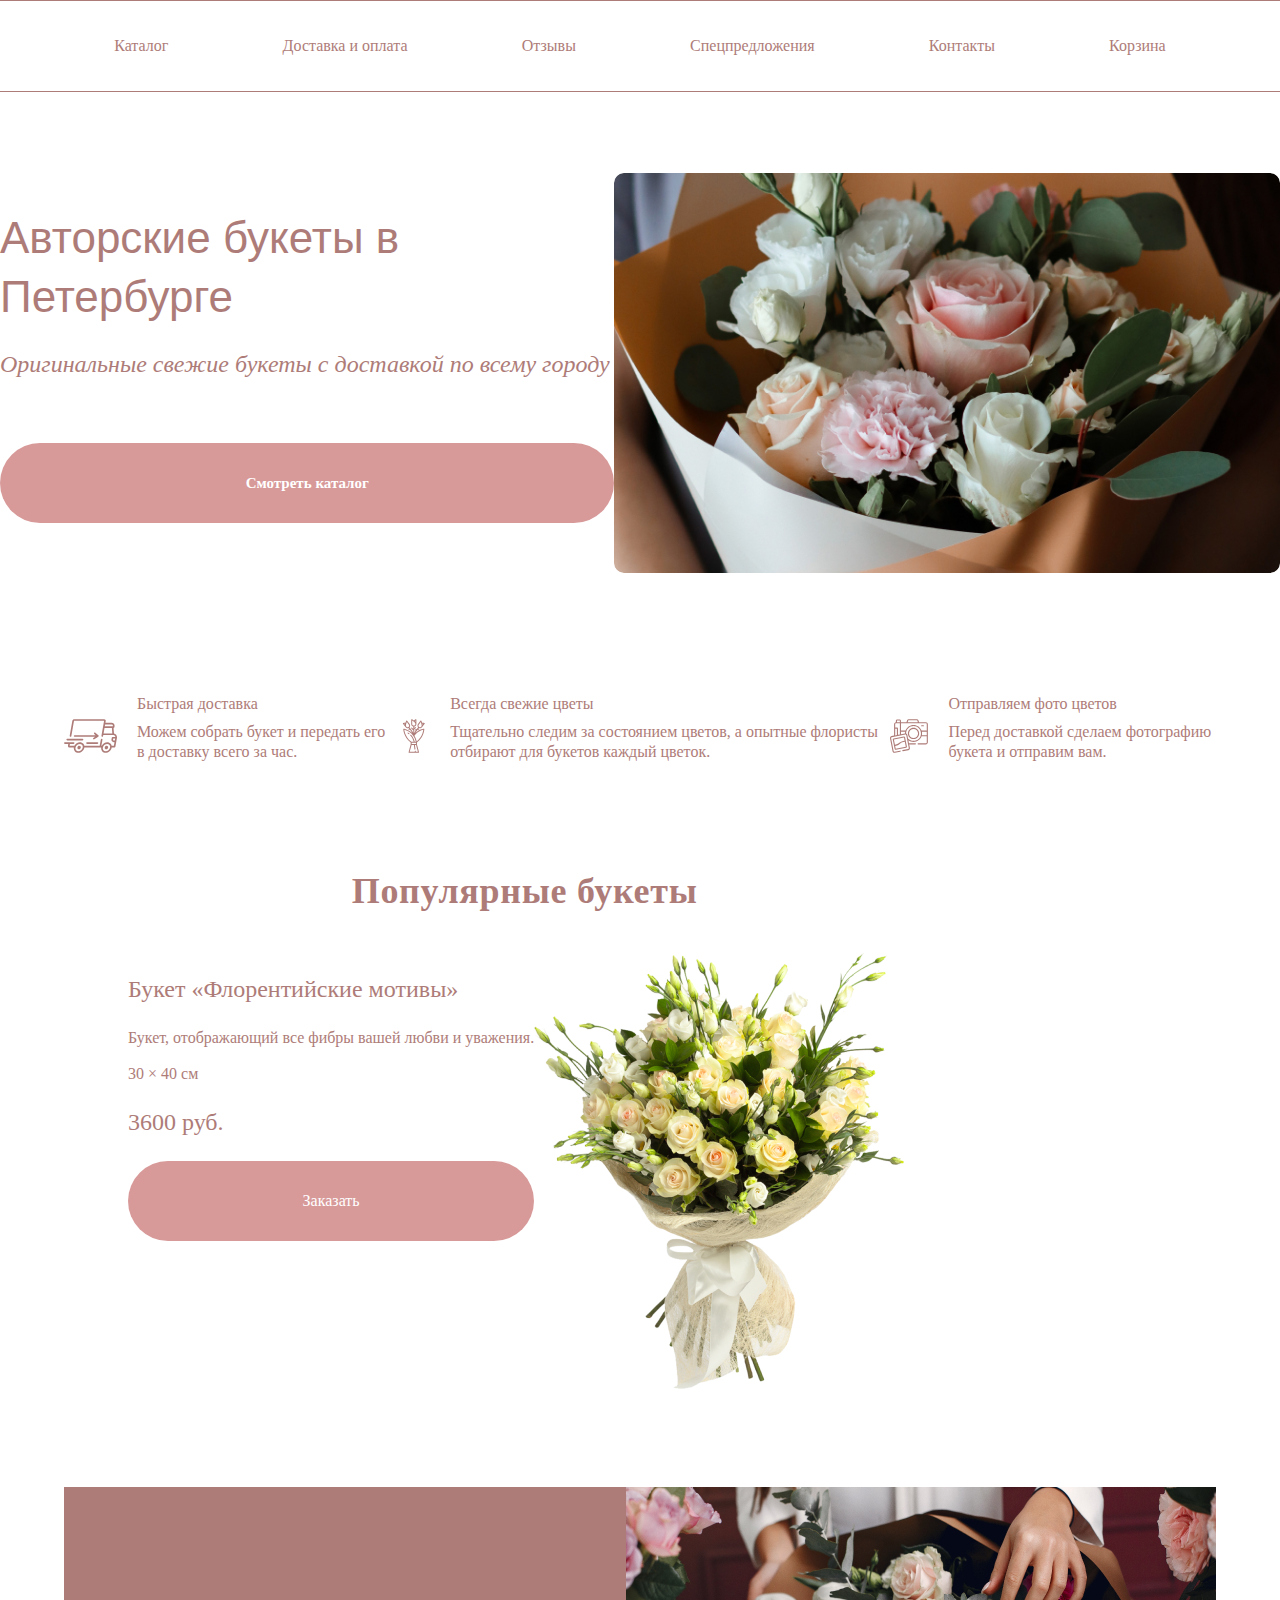
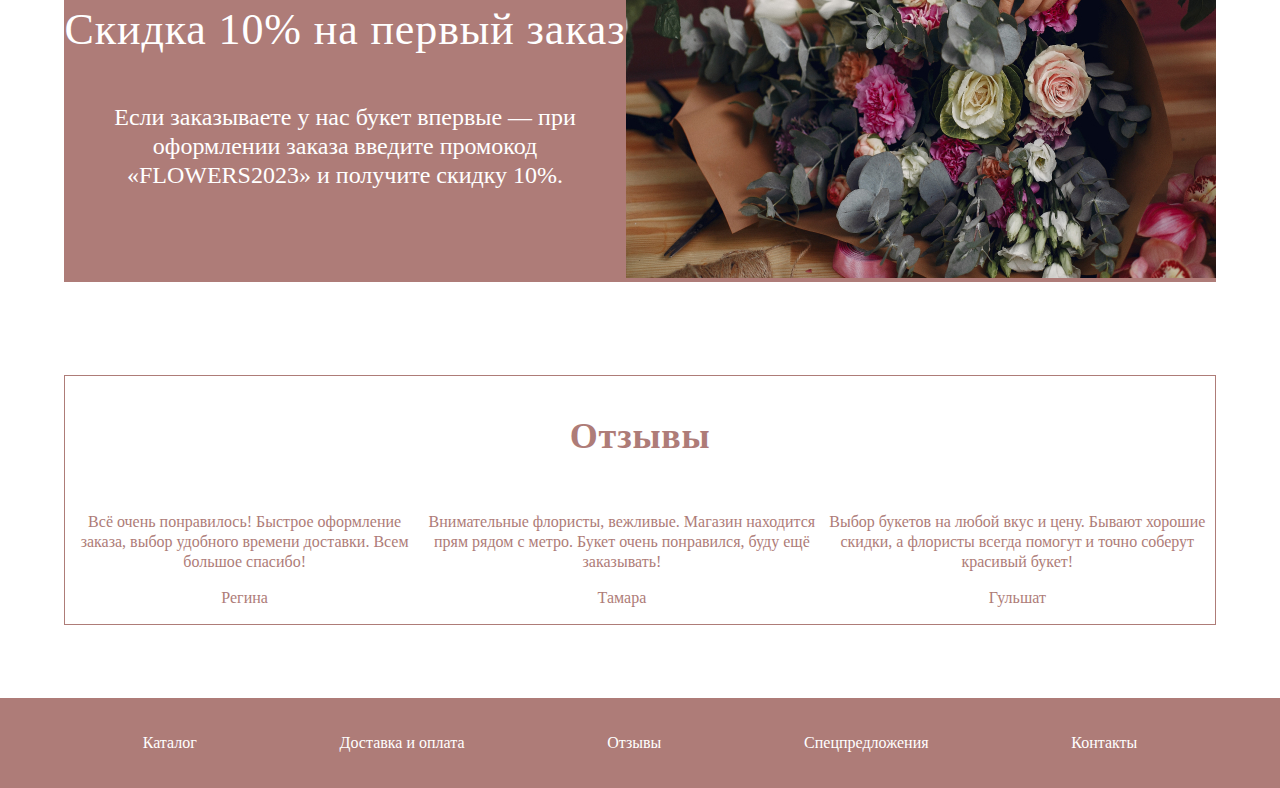
<file: №1-2/index.html>
<!DOCTYPE html>
<html lang="en">
<head>
    <meta charset="UTF-8">
    <meta name="viewport"
          content="width=device-width, user-scalable=no, initial-scale=1.0, maximum-scale=1.0, minimum-scale=1.0">
    <meta http-equiv="X-UA-Compatible" content="ie=edge">
    <title>Магазин цветов</title>
    <link rel="stylesheet" type="text/css" href="css/style.css">
    <link rel="stylesheet" media="screen and (max-width: 1200px)" type="text/css" href="css/tablet.css">
    <link rel="stylesheet" media="screen and (max-width: 650px)" type="text/css" href="css/mobile.css">

</head>
<body class="containermain">
<div class="container1 nav">
    <div><a href="#" id="nav1">Каталог</a></div>
    <div><a href="#" id="nav2">Доставка и оплата</a></div>
    <div><a href="#" id="nav3">Отзывы</a></div>
    <div><a href="#" id="nav4">Спецпредложения</a></div>
    <div><a href="#" id="nav5">Контакты</a></div>
    <div><a href="#" id="nav6">Корзина</a></div>
</div>
<div class="container2 info">
    <div>
        <div><p id="info1">Авторские букеты в Петербурге</p></div>
        <div><p id="info2"><i>Оригинальные свежие букеты с доставкой по всему городу</i></p></div>
        <div class="oval">
            <a href="#" id="link1"><strong>Смотреть каталог</strong></a>
        </div>
    </div>
    <div>
        <img id="picture1" src="images/img1.jpg" >
    </div>
</div>
<div class="main">
    <div class="container31">
        <div class="container3">
            <svg width="82" height="52" viewBox="0 0 82 52" fill="none" xmlns="http://www.w3.org/2000/svg">
                <path d="M80.6664 24.0056C79.8139 22.987 78.651 22.3251 77.3179 22.0776L76.6917 13.5574C77.3094 13.5515 77.8362 13.1054 77.9438 12.4942L78.1853 11.1213C78.4441 9.64958 78.0831 8.19685 77.1947 7.13571C76.3075 6.0757 75.0084 5.49175 73.5368 5.49175H64.1109L64.5698 2.88347C64.7 2.14266 64.5113 1.40296 64.0523 0.854493C63.5978 0.311484 62.9144 0 62.1773 0H15.7792C14.4072 0 13.1442 1.07012 12.9038 2.43664L8.79883 25.7766C8.67583 26.4766 9.14205 27.1442 9.84033 27.2675C9.9156 27.2809 9.99055 27.2873 10.0647 27.2873C10.676 27.2873 11.2178 26.8478 11.3275 26.2234L15.4327 2.88347C15.4597 2.72982 15.657 2.57408 15.7791 2.57408L62.0166 2.57424L57.9356 25.7766C57.8124 26.4766 58.2787 27.1442 58.9771 27.2675C59.6746 27.3907 60.3413 26.9235 60.4643 26.2234L60.7603 24.5409H76.1138C76.1143 24.5409 76.115 24.5409 76.1156 24.5409C76.1162 24.5409 76.1169 24.5409 76.1174 24.5409C77.1786 24.5411 78.0954 24.9385 78.6994 25.6599C79.115 26.1565 79.3575 26.7746 79.4158 27.4584H75.151C74.5278 27.4584 73.9948 27.9069 73.8865 28.5221L73.4037 31.268C73.2091 32.3743 73.4839 33.4704 74.1575 34.2753C74.8219 35.0692 75.8304 35.5244 76.9241 35.5244H78.1329L77.1368 41.1878H73.747C73.5239 40.0551 73.0356 39.0132 72.2955 38.1293C70.9824 36.5602 69.05 35.6962 66.8547 35.6962C63.3346 35.6962 59.9385 38.0051 58.3486 41.188H57.8325L59.4986 31.7152C59.6216 31.0151 59.1555 30.3475 58.4571 30.2242C57.7591 30.1006 57.0929 30.5681 56.9699 31.2683L55.2251 41.1881H31.4576C31.2345 40.0554 30.7462 39.0137 30.0061 38.1297C28.6928 36.5605 26.7605 35.6965 24.5651 35.6965C21.045 35.6965 17.6489 38.0054 16.059 41.1883L8.69537 41.1881L9.20851 38.2708H14.9788C15.6878 38.2708 16.2628 37.6945 16.2628 36.9836C16.2628 36.2728 15.688 35.6964 14.9788 35.6964H1.28397C0.574961 35.6964 0 36.2726 0 36.9836C0 37.6944 0.574801 38.2708 1.28397 38.2708H6.60133L6.14248 40.8791C6.01227 41.6199 6.20093 42.3596 6.65994 42.908C7.11447 43.451 7.79785 43.7625 8.53489 43.7625H15.2253C14.8772 45.946 15.4003 48.0029 16.7096 49.5669C18.0229 51.136 19.9552 52 22.1506 52C26.5203 52 30.7009 48.4435 31.4698 44.0716C31.4879 43.968 31.5021 43.8651 31.5165 43.7624H57.5149C57.1667 45.9456 57.6898 48.0026 58.9992 49.5667C60.3125 51.1359 62.2448 51.9998 64.4402 51.9998C68.8099 51.9998 72.9905 48.4433 73.7594 44.0714C73.7775 43.9679 73.7917 43.865 73.8061 43.7622H78.2144C78.8376 43.7622 79.3706 43.3138 79.4789 42.6985L81.8937 28.9691C82.2214 27.1055 81.7856 25.3428 80.6664 24.0056ZM61.2134 21.9672L62.6924 13.5579H74.1173L74.7354 21.9672H61.2134ZM75.6564 10.6744L75.602 10.9837H63.145L63.6582 8.06615H73.5368C74.2362 8.06615 74.8367 8.32337 75.2275 8.79043C75.6327 9.27435 75.7852 9.94324 75.6564 10.6744ZM28.9411 43.6249C28.3786 46.8237 25.3323 49.4259 22.1506 49.4259C20.7274 49.4259 19.4936 48.8884 18.6766 47.9125C17.8361 46.9082 17.5158 45.5444 17.7748 44.0721C18.3374 40.8733 21.3836 38.2711 24.5653 38.2711C25.9884 38.2711 27.2223 38.8087 28.0392 39.7847C28.8797 40.7887 29.2 42.1526 28.9411 43.6249ZM71.2305 43.6249C70.6679 46.8237 67.6217 49.4259 64.44 49.4259C63.0169 49.4259 61.783 48.8884 60.9661 47.9123C60.1256 46.908 59.8053 45.5443 60.0642 44.0719C60.6267 40.8731 63.673 38.2709 66.8547 38.2709C68.2777 38.2709 69.5117 38.8085 70.3287 39.7845C71.1692 40.7887 71.4895 42.1526 71.2305 43.6249ZM78.5857 32.9508H76.9241V32.9507C76.5815 32.9507 76.3051 32.8367 76.1246 32.6212C75.9373 32.3974 75.869 32.0758 75.9324 31.7156L76.2283 30.0335H79.0988L78.5857 32.9508Z" fill="#AE7C78"/>
                <path d="M25.4749 42.0428C25.0204 41.4998 24.337 41.1883 23.5998 41.1883C22.2278 41.1883 20.9648 42.2584 20.7244 43.6249C20.5942 44.3658 20.7828 45.1054 21.2418 45.6539C21.6964 46.1969 22.3798 46.5084 23.1168 46.5084C24.4889 46.5084 25.7518 45.4381 25.9922 44.0719C26.1226 43.331 25.9341 42.5914 25.4749 42.0428Z" fill="#AE7C78"/>
                <path d="M67.7637 42.0428C67.309 41.4998 66.6256 41.1883 65.8888 41.1883C64.5167 41.1883 63.2537 42.2584 63.0135 43.6248C62.8833 44.3658 63.0716 45.1053 63.5308 45.6539C63.9853 46.1969 64.6687 46.5084 65.4057 46.5084C66.7778 46.5084 68.0408 45.4381 68.2812 44.0719C68.4116 43.331 68.2229 42.5914 67.7637 42.0428Z" fill="#AE7C78"/>
                <path d="M51.7904 35.6965H35.5213C34.8123 35.6965 34.2373 36.2728 34.2373 36.9837C34.2373 37.6945 34.8121 38.2709 35.5213 38.2709H51.7904C52.4995 38.2709 53.0744 37.6947 53.0744 36.9837C53.0743 36.2728 52.4995 35.6965 51.7904 35.6965Z" fill="#AE7C78"/>
                <path d="M28.6739 30.2048H4.98905C4.28004 30.2048 3.70508 30.781 3.70508 31.492C3.70508 32.2028 4.27972 32.7792 4.98905 32.7792H28.6739C29.3829 32.7792 29.9579 32.2029 29.9579 31.492C29.9579 30.781 29.3831 30.2048 28.6739 30.2048Z" fill="#AE7C78"/>
                <path d="M53.1919 25.0263L48.4385 20.9075C47.9019 20.4428 47.0912 20.5017 46.6274 21.0396C46.1636 21.5775 46.2227 22.3902 46.7592 22.8552L48.9034 24.7132H16.3479C15.6389 24.7132 15.064 25.2894 15.064 26.0004C15.064 26.7112 15.6388 27.2876 16.3479 27.2876H48.0892L45.441 29.0463C44.8497 29.4388 44.6881 30.2375 45.0797 30.8302C45.3266 31.2041 45.735 31.4066 46.1511 31.4066C46.3946 31.4066 46.6409 31.3372 46.859 31.1922L53.0614 27.0734C53.3964 26.8512 53.608 26.4845 53.6336 26.0824C53.6592 25.6802 53.4959 25.2894 53.1919 25.0263Z" fill="#AE7C78"/>
            </svg>
            <div>
                <p id="truck1">Быстрая доставка</p>
                <p id="truck2">Можем собрать букет и передать его в доставку всего за час.</p>
            </div>
        </div>
        <div class="container3">
            <svg width="52" height="52" viewBox="0 0 52 52" fill="none" xmlns="http://www.w3.org/2000/svg">
                <path d="M35.7022 13.8987C35.9137 13.8987 36.127 13.8819 36.34 13.8482C37.4001 13.6801 38.3312 13.1092 38.9619 12.2408L42.7893 6.9709C42.9444 6.75732 42.9779 6.47863 42.8777 6.23437C42.7776 5.99012 42.5581 5.81512 42.2977 5.77186C42.2299 5.76059 40.7288 5.51409 38.8959 5.49378C38.3089 3.75767 37.6114 2.407 37.5792 2.34484C37.4576 2.11054 37.2233 1.95596 36.96 1.93636C36.6971 1.91625 36.442 2.03467 36.287 2.24836L32.4596 7.51822C31.8289 8.38668 31.5741 9.44872 31.7421 10.5088C31.8666 11.2938 32.2124 12.0077 32.7358 12.5816C32.1564 13.2701 31.1363 14.523 30.0179 16.0822V15.4161C30.0179 14.9954 29.6769 14.6544 29.2562 14.6544C28.8355 14.6544 28.4945 14.9954 28.4945 15.4161V18.3265C27.8832 19.2834 27.2878 20.2952 26.7614 21.3223V17.0447C26.7614 17.0446 26.7614 17.0444 26.7614 17.0442V15.7317L28.9808 13.5123C29.2782 13.2149 29.2782 12.7325 28.9808 12.4352C28.6833 12.1377 28.201 12.1377 27.9036 12.4352L26.7612 13.5772V11.2197C28.6137 10.8626 30.0177 9.22995 30.0177 7.27478V0.761688C30.0177 0.497728 29.881 0.252557 29.6565 0.113721C29.4319 -0.0251148 29.1516 -0.0377085 28.9154 0.0804085C28.8538 0.111182 27.4955 0.794391 25.9996 1.8546C24.5044 0.794798 23.1462 0.11169 23.0837 0.0804085C22.8474 -0.0377085 22.567 -0.0250132 22.3426 0.113721C22.118 0.252557 21.9813 0.497728 21.9813 0.761688V7.27478C21.9813 9.22995 23.3853 10.8627 25.2378 11.2197V15.2055L23.2816 13.2493C22.9841 12.9518 22.5018 12.9518 22.2044 13.2493C21.907 13.5468 21.907 14.0291 22.2044 14.3265L25.2379 17.3599V21.3223C23.295 17.5318 20.4125 13.9468 19.2635 12.5816C19.7869 12.0077 20.1328 11.2938 20.2572 10.5088C20.4253 9.44872 20.1704 8.38668 19.5397 7.51822L15.7124 2.24836C15.5573 2.03467 15.3023 1.91635 15.0393 1.93636C14.7761 1.95596 14.5418 2.11054 14.4201 2.34484C14.3876 2.407 13.6902 3.75778 13.1032 5.49388C11.2711 5.5144 9.76934 5.76059 9.7014 5.77186C9.44099 5.81512 9.22142 5.99012 9.12138 6.23437C9.02124 6.47863 9.05475 6.75732 9.20984 6.9709L13.0372 12.2408C13.6679 13.1092 14.599 13.68 15.6591 13.8482C15.8722 13.882 16.0853 13.8987 16.297 13.8987C16.9028 13.8987 17.4959 13.7612 18.0397 13.4964C18.275 13.7764 18.6001 14.17 18.9849 14.6545H18.3161C17.8954 14.6545 17.5544 14.9955 17.5544 15.4162C17.5544 15.8369 17.8954 16.1779 18.3161 16.1779H20.156C21.2689 17.6745 22.5587 19.5575 23.6074 21.5003C22.3685 20.2829 20.9917 19.1905 19.4882 18.2337C14.9267 15.3308 10.8167 14.6888 10.6439 14.6629C10.4248 14.6301 10.2019 14.6944 10.0339 14.839C9.86583 14.9838 9.76924 15.1945 9.76924 15.4162C9.76924 15.538 9.786 18.4448 11.2387 22.492C12.5506 26.1465 15.3373 31.4531 21.1672 36.135V38.9264L17.9364 51.0419C17.8753 51.2705 17.9241 51.5146 18.0683 51.7023C18.2124 51.89 18.4357 52 18.6723 52H33.3267C33.5634 52 33.7866 51.89 33.9307 51.7023C34.0749 51.5146 34.1237 51.2707 34.0626 51.0419L30.8318 38.9264V36.135C36.6616 31.4531 39.4484 26.1465 40.7603 22.492C42.2131 18.4448 42.2298 15.538 42.2298 15.4162C42.2298 15.1945 42.1331 14.9838 41.9651 14.839C41.7971 14.6943 41.5746 14.6299 41.355 14.6629C41.2542 14.6781 38.8475 15.0503 35.679 16.5086C33.6029 17.4641 30.9077 19.0372 28.3851 21.5131C29.4352 19.5663 30.7283 17.678 31.8436 16.1779H33.6828C34.1035 16.1779 34.4445 15.8369 34.4445 15.4162C34.4445 14.9955 34.1035 14.6545 33.6828 14.6545H33.0145C33.3992 14.1701 33.7241 13.7765 33.9594 13.4965C34.5033 13.7612 35.0963 13.8987 35.7022 13.8987ZM40.7966 7.12213L39.6464 8.70579C39.5922 8.18447 39.4936 7.62629 39.3466 7.02849C39.883 7.04677 40.3799 7.08283 40.7966 7.12213ZM12.3526 8.70579L11.2022 7.12183C11.6185 7.08252 12.1153 7.04667 12.6524 7.02859C12.5054 7.62639 12.4068 8.18447 12.3526 8.70579ZM17.7545 11.8981C17.2152 12.2897 16.5558 12.448 15.8976 12.3435C15.2395 12.2391 14.6614 11.8848 14.2698 11.3456C13.1775 9.84166 14.3361 6.28759 15.2383 4.1882L18.307 8.41339C19.1153 9.52641 18.8675 11.0897 17.7545 11.8981ZM28.4943 2.05488V4.00904C28.1446 3.62016 27.7352 3.22732 27.2662 2.83112C27.7108 2.5307 28.1339 2.26796 28.4943 2.05488ZM23.5047 7.27478V2.05275C25.4685 3.22132 28.4944 5.41598 28.4944 7.27478C28.4944 8.65044 27.3752 9.76955 25.9996 9.76955C24.6241 9.76955 23.5047 8.65044 23.5047 7.27478ZM12.6961 22.0424C11.7947 19.5518 11.4721 17.4989 11.3567 16.3671C12.7772 16.7132 15.6308 17.5847 18.6704 19.5189C21.1884 21.1214 23.3268 23.1266 25.0257 25.4792C26.9914 28.2009 28.373 31.4033 29.1418 35.0079H27.3677C26.3936 30.7348 24.4765 27.0973 21.6624 24.1897C21.3699 23.8873 20.8877 23.8794 20.5853 24.1721C20.283 24.4646 20.2752 24.9469 20.5678 25.2492C23.1107 27.8766 24.8678 31.1567 25.8017 35.0079H22.1965C16.6169 30.5533 13.9505 25.5089 12.6961 22.0424ZM29.3084 36.5312V38.2644H22.6905V36.5312H29.3084ZM32.3353 50.4764H29.1088L28.98 49.5095C28.9244 49.0925 28.5413 48.7993 28.1243 48.8551C27.7073 48.9107 27.4144 49.2937 27.4699 49.7108L27.572 50.4763H19.6638L22.5141 39.7877H26.1468L27.0356 46.4542C27.0866 46.8371 27.4138 47.1153 27.7898 47.1153C27.8233 47.1153 27.8572 47.1131 27.8913 47.1085C28.3083 47.053 28.6012 46.6699 28.5457 46.2529L27.6836 39.7877H29.4849L32.3353 50.4764ZM36.2676 17.9149C38.1088 17.0627 39.6939 16.5988 40.6422 16.3677C40.5267 17.4998 40.204 19.5523 39.3029 22.0424C38.1069 25.3475 35.628 30.0872 30.5637 34.3824C29.8307 31.1081 28.6092 28.1478 26.9206 25.5537C29.8487 21.4679 33.6027 19.148 36.2676 17.9149ZM33.692 8.41339L36.7613 4.18749C37.6642 6.28587 38.8237 9.83872 37.7292 11.3456C37.3376 11.8848 36.7595 12.2391 36.1014 12.3435C35.4432 12.4479 34.7838 12.2897 34.2446 11.8981C33.1315 11.0897 32.8837 9.52652 33.692 8.41339Z" fill="#AE7C78"/>
                <path d="M19.1328 21.9565C18.5944 21.5509 18.0279 21.1634 17.4487 20.8045C17.091 20.5828 16.6216 20.6931 16.4 21.0507C16.1784 21.4083 16.2886 21.8778 16.6462 22.0995C17.1861 22.4341 17.7143 22.7955 18.2162 23.1733C18.3535 23.2767 18.5143 23.3266 18.6738 23.3266C18.9048 23.3266 19.1331 23.2219 19.2829 23.0232C19.5361 22.6871 19.4687 22.2096 19.1328 21.9565Z" fill="#AE7C78"/>
            </svg>
            <div>
                <p id="flower1">Всегда свежие цветы</p>
                <p id="flower2">Тщательно следим за состоянием цветов, а опытные флористы отбирают для букетов каждый цветок.</p>
            </div>
        </div>
        <div class="container3">
            <svg width="59" height="52" viewBox="0 0 59 52" fill="none" xmlns="http://www.w3.org/2000/svg">
                <path d="M51.6799 9.18921H48.9579C48.4838 9.18921 48.0996 9.5734 48.0996 10.0475C48.0996 10.5217 48.4838 10.9059 48.9579 10.9059H51.6799C52.154 10.9059 52.5382 10.5217 52.5382 10.0475C52.5382 9.5734 52.1539 9.18921 51.6799 9.18921Z" fill="#AE7C78"/>
                <path d="M36.4064 13.3299C31.6069 13.3299 27.7021 17.2362 27.7021 22.0376C27.7021 26.8373 31.6068 30.7421 36.4064 30.7421C41.2078 30.7421 45.114 26.8373 45.114 22.0376C45.114 17.2362 41.2078 13.3299 36.4064 13.3299V13.3299ZM36.4064 29.0256C32.5534 29.0256 29.4188 25.8908 29.4188 22.0377C29.4188 18.1829 32.5534 15.0466 36.4064 15.0466C40.2611 15.0466 43.3974 18.1828 43.3974 22.0377C43.3974 25.8907 40.2613 29.0256 36.4064 29.0256Z" fill="#AE7C78"/>
                <path d="M55.3814 4.60615H44.9537L43.9443 1.81646C43.7816 1.36715 43.2863 0 41.8869 0H28.5343C27.1349 0 26.6396 1.36715 26.4767 1.8168L25.4674 4.60615H16.977V2.53116C16.977 1.40114 16.0577 0.48181 14.9277 0.48181H11.1036C9.97545 0.48181 9.05761 1.40114 9.05761 2.53116V4.64323C7.51639 4.87967 6.33223 6.21569 6.33223 7.82352V25.3803L2.44342 26.1346C0.808584 26.4532 -0.262271 28.0416 0.0559987 29.6743L3.90991 49.5583C4.19121 50.9969 5.4604 52 6.87779 52C7.06639 52 7.25774 51.9823 7.44967 51.9453L15.8334 50.3187C16.2987 50.2285 16.6028 49.778 16.5125 49.3126C16.4222 48.8473 15.9715 48.5429 15.5064 48.6335L7.12419 50.2598C6.41784 50.3961 5.7322 49.933 5.59487 49.2303L1.74096 29.3468C1.60363 28.6422 2.0661 27.9571 2.77096 27.8195L23.6748 23.7647C24.0137 23.6998 24.3599 23.7714 24.6498 23.9672C24.9396 24.1631 25.1351 24.4575 25.2004 24.798L29.0575 44.678C29.1949 45.3826 28.7324 46.0677 28.0275 46.2052L19.6405 47.8318C19.1752 47.9221 18.8711 48.3726 18.9613 48.8379C19.0516 49.3032 19.502 49.607 19.9673 49.5172L28.3551 47.8903C29.9899 47.5717 31.0608 45.9833 30.7425 44.3504L29.6994 38.9747H39.2801C39.7543 38.9747 40.1385 38.5905 40.1385 38.1163C40.1385 37.6422 39.7543 37.258 39.2801 37.258H29.3664L28.462 32.5962C30.7334 34.3052 33.5171 35.2528 36.4063 35.2528C42.1343 35.2528 47.0221 31.5909 48.8528 26.4862H56.8788V35.7572C56.8788 36.5847 56.2071 37.258 55.3814 37.258H43.4838C43.0096 37.258 42.6255 37.6422 42.6255 38.1163C42.6255 38.5905 43.0096 38.9747 43.4838 38.9747H55.3814C57.1536 38.9747 58.5955 37.5313 58.5955 35.7572V7.82352C58.5955 6.0494 57.1536 4.60615 55.3814 4.60615V4.60615ZM28.0908 2.40127C28.2553 1.94704 28.4045 1.71678 28.5343 1.71678H41.8869C42.0484 1.71678 42.2172 2.08906 42.3302 2.40092L43.1282 4.60615H27.2929L28.0908 2.40127ZM23.1921 22.0377C23.1921 22.0617 23.1933 22.0857 23.1934 22.1096L16.977 23.3155V19.3063H23.4765C23.2906 20.188 23.1921 21.1014 23.1921 22.0377V22.0377ZM10.7742 2.53116C10.7742 2.3508 10.925 2.19847 11.1035 2.19847H14.9276C15.111 2.19847 15.2603 2.34771 15.2603 2.53116V4.60615H10.7742V2.53116ZM8.0489 7.82352C8.0489 6.99609 8.72068 6.32281 9.54628 6.32281H9.91582H15.2603V23.6484L12.3545 24.212V14.5314C12.3545 13.707 11.6839 13.0363 10.8594 13.0363H8.0489V7.82352ZM8.0489 14.753H10.6379V24.5451L8.0489 25.0473V14.753ZM36.4066 33.5359C33.1748 33.5359 30.0945 32.1738 27.9181 29.7919L26.8861 24.4725C26.7343 23.6825 26.2815 22.9979 25.611 22.5448C25.3906 22.3959 25.1556 22.2787 24.9113 22.1931C24.9106 22.1413 24.9086 22.0896 24.9086 22.0377C24.9086 15.6958 30.0666 10.5363 36.4064 10.5363C42.7483 10.5363 47.9076 15.6959 47.9076 22.0377C47.9077 28.3778 42.7484 33.5359 36.4066 33.5359ZM56.8788 24.7693H49.3397C49.5258 23.8876 49.6243 22.974 49.6243 22.0377C49.6243 21.1014 49.5258 20.188 49.3398 19.3063H56.8788V24.7693ZM56.8788 17.5896H48.8535C47.0231 12.4829 42.1349 8.81964 36.4066 8.81964C30.6797 8.81964 25.7927 12.483 23.9627 17.5896H16.9769V6.32281H26.0695H44.3514H55.3813C56.207 6.32281 56.8787 6.99609 56.8787 7.82352V17.5896H56.8788Z" fill="#AE7C78"/>
                <path d="M26.0021 43.462C26.2035 43.1611 26.2767 42.8087 26.2087 42.4722L23.2915 27.8132C23.1364 27.0466 22.3362 26.5781 21.4685 26.7448L5.54621 29.8329C4.67506 30.0013 4.10822 30.7378 4.25711 31.5173L7.17555 46.166C7.24033 46.5049 7.44061 46.8032 7.73976 47.006C8.0015 47.1834 8.32332 47.2766 8.65658 47.2766C8.77045 47.2766 8.88569 47.2658 9.00037 47.2436L24.9193 44.1554C25.3707 44.0683 25.7653 43.8155 26.0021 43.462V43.462ZM7.6386 39.6604L6.00296 31.493L21.6689 28.4545L22.6193 33.2307L20.6107 33.6208C16.7798 34.3637 15.508 35.511 14.2781 36.6203C13.0868 37.6948 11.8563 38.8038 7.6386 39.6604V39.6604ZM8.80158 45.5335L8.40171 43.4708L7.97563 41.3432C12.6603 40.3896 14.127 39.0685 15.4279 37.8951C16.5801 36.8558 17.5752 35.9581 20.9378 35.3061L22.9543 34.9144L24.4629 42.4954L8.80158 45.5335Z" fill="#AE7C78"/>
            </svg>
            <div>
                <p id="camera1">Отправляем фото цветов</p>
                <p id="camera2">Перед доставкой сделаем фотографию букета и отправим вам.</p>
            </div>
        </div>
    </div>
</div>
<div class="main2">
    <div class="container4">
        <div>
            <p id="popular">Популярные букеты</p>
        </div>
        <div class="container5">
            <div>
                <p id="nejnost">Букет «Флорентийские мотивы»</p>
                <p id="elegant">Букет, отображающий все фибры вашей любви и уважения.</p>
                <p id="size">30 × 40 см</p>
                <p id="price">3600 руб.</p>
                <div class="oval">
                    <a href="#" id="link2">Заказать</a>
                </div>
            </div>
            <div>
                <img id="picture2" src="images/img2.jpg" >
            </div>
        </div>
    </div>
</div>
<div class="main3">
    <div class="container6">
        <div>
            <p id="discount1">Скидка 10% на первый заказ</p>
            <p id="discount2">Если заказываете у нас букет впервые — при оформлении заказа введите промокод «FLOWERS2023» и получите скидку 10%.</p>
        </div>
        <div>
            <img id="picture3" src="images/img3.jpg" >
        </div>
    </div>
</div>
<div class="feedback">
    <div class="feedback1">
        <div>
            <p id="feed1">Отзывы</p>
        </div>
        <div class="container7">
            <div>
                <div><p id="feed2">Всё очень понравилось! Быстрое оформление заказа, выбор удобного времени доставки. Всем большое спасибо!</p></div>
                <div><p id="feed3">Регина</p></div>
            </div>
            <div>
                <div><p id="feed4">Внимательные флористы, вежливые. Магазин находится прям рядом с метро. Букет очень понравился, буду ещё заказывать!</p></div>
                <div><p id="feed5">Тамара</p></div>
            </div>
            <div>
                <div><p id="feed6">Выбор букетов на любой вкус и цену. Бывают хорошие скидки, а флористы всегда помогут и точно соберут красивый букет!</p></div>
                <div><p id="feed7">Гульшат</p></div>
            </div>
        </div>
    </div>
</div>
<footer class="container8">
    <div><a href="#" id="footer1">Каталог</a></div>
    <div><a href="#" id="footer2">Доставка и оплата</a></div>
    <div><a href="#" id="footer3">Отзывы</a></div>
    <div><a href="#" id="footer4">Спецпредложения</a></div>
    <div><a href="#" id="footer5">Контакты</a></div>
</footer>
</body>
</html>
</file>
<file: №1-2/css/style.css>
body{
    position: relative;
    width: 100%;
    height: auto;
    margin: 0 auto;
    max-width: 1440px;
    background: #FFFFFF;
}
a{
    text-decoration: none;
}
a:hover{
    color: red;
}
footer{
    width: 100%;
    margin-top: 72.2px;
    min-height: 90px;
    background: #AE7C78;
}
.containermain{
    display: flex;
    flex: auto;
    flex-direction: column;
    justify-content: space-evenly;
    align-items: center;
    align-content: space-between;
}
.container1{
    display: flex;
    flex-direction: row;
    flex-wrap: nowrap;
    justify-content: space-evenly;
    align-items:center;
}
.nav{
    width: 100%;
    min-height: 90px;
    border-bottom: 1px solid #AE7C78;
    border-top: 1px solid #AE7C78;
}

#nav1{
    font-family: 'Montserrat';
    font-style: normal;
    font-weight: 400;
    font-size: 16px;
    line-height: 20px;
    text-align: center;
    color: #AE7C78;
}
#nav2{
    font-family: 'Montserrat';
    font-style: normal;
    font-weight: 400;
    font-size: 16px;
    line-height: 20px;
    color: #AE7C78;
}
#nav3{
    font-family:'Montserrat';
    font-style: normal;
    font-weight: 400;
    font-size: 16px;
    line-height: 20px;
    text-align: center;
    color: #AE7C78;
}
#nav4{
    font-family: 'Montserrat';
    font-style: normal;
    font-weight: 400;
    font-size: 16px;
    line-height: 20px;
    text-align: center;
    color: #AE7C78;
}
#nav5{
    font-family: 'Montserrat';
    font-style: normal;
    font-weight: 400;
    font-size: 16px;
    line-height: 20px;
    text-align: center;
    color: #AE7C78;
}
#nav6{
    font-family: 'Montserrat';
    font-style: normal;
    font-weight: 400;
    font-size: 16px;
    line-height: 20px;
    text-align: center;
    color: #AE7C78;
}
.container2{
    display:flex;
    flex-direction: row;
    flex-wrap: nowrap;
    justify-content: space-between;
    align-content: space-between;
    align-items: center;
}
.info{
    width: 100%;
    margin-left: auto;
    margin-right: auto;
    margin-top: 81px;
}
#info1{
    margin-top: 0;
    margin-bottom: 24px;
    font-family: 'Playfair Display', sans-serif;
    font-style: normal;
    font-weight: 400;
    font-size: 44px;
    line-height: 59px;
    color: #AE7C78;
}
#info2{
    margin-top: 0;
    margin-bottom: 64px;
    font-family: 'Montserrat';
    font-style: normal;
    font-weight: 400;
    font-size: 24px;
    line-height: 29px;
    color: #AE7C78;
}
.oval{
    margin-bottom: 20px;
    height: 80px;
    background: #D89999;
    border-radius: 40px;
    display:flex;
    justify-content:space-around;
    align-items:center;
}
#link1{
    font-family: 'Montserrat';
    font-style: normal;
    font-weight: 400;
    font-size: 15px;
    line-height: 20px;
    text-align: center;
    color: #FFFFFF;
}
#picture1{
    width: 100%;
    height: auto;
    border-radius: 10px;
}

.container4{
    display: flex;
    flex-direction: row;
    flex-wrap: wrap;
    justify-content: space-evenly;
    align-items: flex-start;
}
.main{
    width: 90%;
    margin-top: 117px;
    display: flex;
    flex-direction: row;
    flex-wrap: wrap;
    justify-content: space-evenly;
    align-items: flex-start;
}
.container31{
    display: flex;
    flex-direction: row;
    flex-wrap: nowrap;
    justify-content: space-evenly;
}
.container3{
    display:flex;
    flex-direction: row;
    flex-wrap: nowrap;
    justify-content: space-between;
    align-content: space-between;
    align-items: center;
}
#truck1{
    margin-left: 20px;
    margin-top: 0;
    margin-bottom: 0;
    font-family: 'Montserrat';
    font-style: normal;
    font-weight: 500;
    font-size: 16px;
    line-height: 20px;
    color: #AE7C78;
}
#truck2{
    margin-left: 20px;
    margin-top: 8px;
    font-family: 'Montserrat';
    font-style: normal;
    font-weight: 400;
    font-size: 16px;
    line-height: 20px;
    color: #AE7C78;
}

#flower1{
    margin-left: 20px;
    margin-top: 0;
    margin-bottom: 0;
    font-family: 'Montserrat';
    font-style: normal;
    font-weight: 500;
    font-size: 16px;
    line-height: 20px;
    color: #AE7C78;
}
#flower2{
    margin-left: 20px;
    margin-top: 8px;
    font-family: 'Montserrat';
    font-style: normal;
    font-weight: 400;
    font-size: 16px;
    line-height: 20px;
    color: #AE7C78;
}

#camera1{
    margin-left: 20px;
    margin-top: 0;
    margin-bottom: 0;
    font-family: 'Montserrat';
    font-style: normal;
    font-weight: 500;
    font-size: 16px;
    line-height: 20px;
    color: #AE7C78;
}
#camera2{
    margin-left: 20px;
    margin-top: 8px;
    font-family: 'Montserrat';
    font-style: normal;
    font-weight: 400;
    font-size: 16px;
    line-height: 20px;
    color: #AE7C78;
}
.main2{
    width: 80%;
    margin-top: 53px;
}
.container4{
    display: flex;
    flex: auto;
    flex-direction: column;
    justify-content: space-evenly;
    align-items: center;
    align-content: space-between;
}
#popular{
    font-family: 'Playfair Display';
    font-style: normal;
    font-weight: 700;
    font-size: 36px;
    line-height: 48px;
    letter-spacing: 0.02em;
    color: #AE7C78;
}
.container5{
    display: flex;
    flex-direction: row;
    flex-wrap: nowrap;
    justify-content: space-evenly;
    align-items: flex-start;
}
#nejnost{
    font-family: 'Montserrat';
    font-style: normal;
    font-weight: 500;
    font-size: 24px;
    line-height: 29px;
    color: #AE7C78;
}
#elegant{
    font-family: 'Montserrat';
    font-style: normal;
    font-weight: 400;
    font-size: 16px;
    line-height: 20px;
    color: #AE7C78;
}
#size{

    font-family: 'Montserrat';
    font-style: normal;
    font-weight: 400;
    font-size: 16px;
    line-height: 20px;
    color: #AE7C78;
}
#price{
    font-family: 'Montserrat';
    font-style: normal;
    font-weight: 500;
    font-size: 24px;
    line-height: 29px;
    color: #AE7C78;
}

#link2{
    font-family: 'Montserrat';
    font-style: normal;
    font-weight: 400;
    font-size: 16px;
    line-height: 20px;
    color: #FFFFFF;
}
#picture2{
    width: 100%;
    height: auto;
}

.main3{
    width: 90%;
    margin-top: 94px;
    background: #AE7C78;
}
.container6{
    display:flex;
    flex-direction: row;
    flex-wrap: nowrap;
    justify-content: space-between;
    align-content: space-between;
    align-items: center;
}
#picture3{
    height: 391px;
    border-radius: 0;
}
#discount1{
    width: 100%;
    wrap-option: wrap;
    text-align: center;
    font-family: 'Playfair Display';
    font-style: normal;
    font-weight: 400;
    font-size: 44px;
    line-height: 59px;
    letter-spacing: 0.02em;
    color: #FFFFFF;
}
#discount2{
    width: 100%;
    wrap-option: wrap;
    text-align: center;
    font-family: 'Montserrat';
    font-style: normal;
    font-weight: 400;
    font-size: 24px;
    line-height: 29px;
    color: #FFFFFF;
}
.feedback{
    width: 90%;
    margin-top: 93px;
}
.feedback1{
    box-sizing: border-box;
    width: 100%;
    border: 1px solid #AE7C78;
}
#feed1{
    font-family: 'Playfair Display';
    font-style: normal;
    font-weight: 700;
    font-size: 36px;
    line-height: 48px;
    text-align: center;
    letter-spacing: 0.02em;
    color: #AE7C78;
}
.container7{
    display: flex;
    flex-direction: row;
    flex-wrap: nowrap;
    justify-content: space-evenly;
}
#feed2{
    wrap-option: wrap;
    font-family: 'Montserrat';
    font-style: normal;
    font-weight: 400;
    font-size: 16px;
    line-height: 20px;
    text-align: center;
    color: #AE7C78;
}
#feed4{
    font-family: 'Montserrat';
    font-style: normal;
    font-weight: 400;
    font-size: 16px;
    line-height: 20px;
    text-align: center;
    color: #AE7C78;
}
#feed6{
    font-family: 'Montserrat';
    font-style: normal;
    font-weight: 400;
    font-size: 16px;
    line-height: 20px;
    text-align: center;
    color: #AE7C78;
}
#feed3{
    margin-left: auto;
    margin-right: auto;
    font-family: 'Montserrat';
    font-style: normal;
    font-weight: 500;
    font-size: 16px;
    line-height: 20px;
    text-align: center;
    color: #AE7C78;
}
#feed5{
    margin-left: auto;
    margin-right: auto;
    font-family: 'Montserrat';
    font-style: normal;
    font-weight: 500;
    font-size: 16px;
    line-height: 20px;
    text-align: center;
    color: #AE7C78;
}
#feed7{
    margin-left: auto;
    margin-right: auto;
    font-family: 'Montserrat';
    font-style: normal;
    font-weight: 500;
    font-size: 16px;
    line-height: 20px;
    text-align: center;
    color: #AE7C78;
}
.container8{
    display: flex;
    flex-direction: row;
    flex-wrap: nowrap;
    justify-content: space-evenly;
    align-items:center;
}
#footer1{
    width: 66px;
    height: 20px;
    font-family: 'Montserrat';
    font-style: normal;
    font-weight: 400;
    font-size: 16px;
    line-height: 20px;
    text-align: center;
    color: #FFFFFF;
}
#footer2{
    width: 154px;
    height: 20px;
    font-family: 'Montserrat';
    font-style: normal;
    font-weight: 400;
    font-size: 16px;
    line-height: 20px;
    color: #FFFFFF;
}
#footer3{
    width: 65px;
    height: 20px;
    font-family: 'Montserrat';
    font-style: normal;
    font-weight: 400;
    font-size: 16px;
    line-height: 20px;
    text-align: center;
    color: #FFFFFF;
}
#footer4{
    width: 160px;
    height: 20px;
    font-family: 'Montserrat';
    font-style: normal;
    font-weight: 400;
    font-size: 16px;
    line-height: 20px;
    text-align: center;
    color: #FFFFFF;
}
#footer5{
    width: 78px;
    height: 20px;
    font-family: 'Montserrat';
    font-style: normal;
    font-weight: 400;
    font-size: 16px;
    line-height: 20px;
    text-align: center;
    color: #FFFFFF;
}
</file>
<file: №1-2/css/tablet.css>
.container6{
    display: flex;
    flex-direction: column;
    justify-content: space-evenly;
    align-items: center;
    align-content: space-evenly;
}
#discount1{
    width: 100%;
    wrap-option: wrap;
    margin-left: 2%;
    text-align: center;
    font-family: 'Playfair Display';
    font-style: normal;
    font-weight: 400;
    font-size: 20px;
    line-height: normal;
    letter-spacing: 0.02em;
    color: #FFFFFF;
}
#discount2 {
    width: 100%;
    wrap-option: wrap;
    margin-left: 2%;
    text-align: center;
    font-family: 'Montserrat';
    font-style: normal;
    font-weight: 400;
    font-size: 12px;
    line-height: normal;
    color: #FFFFFF;
}
#picture1{
    width: 100%;
    height: auto;
    margin-left: 0;
    border-radius: 10px;
}
</file>
<file: №1-2/css/mobile.css>
.container1{
    display: flex;
    flex-direction: column;
    flex-wrap: wrap;
    justify-content: space-evenly;
    align-items:center;
}
.container2{
    display: flex;
    flex-direction: column;
    flex-wrap: wrap;
    justify-content: space-evenly;
    align-items:center;
}

.container31{
    display: flex;
    flex-direction: column;
    flex-wrap: nowrap;
    justify-content: space-evenly;
    align-items:center;
}
.container3{
    display: flex;
    flex-direction: column;
    flex-wrap: nowrap;
    justify-content: space-evenly;
    align-items:center;
}
.container7{
    display: flex;
    flex-direction: row;
    flex-wrap: wrap;
    justify-content: space-evenly;
    align-content: center;
}
.container8{
    display: flex;
    flex-direction: column;
    flex-wrap: wrap;
    justify-content: space-evenly;
    align-items:center;
}
#picture3{
    width: 100%;
    height: auto;
    aspect-ratio: auto 1180 / 782;
    border-radius: 0;
}
#feed1{
    font-size: 10px;
}

#info1{
    margin-top: 0;
    margin-bottom: 24px;
    word-wrap: normal;
    text-align: center;
    font-family: 'Playfair Display', sans-serif;
    font-style: normal;
    font-weight: 400;
    font-size: 10px;
    line-height: normal;
    color: #AE7C78;
}
#info2{
    margin-top: 0;
    margin-bottom: 64px;
    word-wrap: normal;
    text-align: center;
    font-family: 'Montserrat';
    font-style: normal;
    font-weight: 400;
    font-size: 10px;
    line-height: normal;
    color: #AE7C78;

}
#truck1{
    margin-left: 12px;
    margin-top: 0;
    margin-bottom: 0;
    text-align: center;
    font-family: 'Montserrat';
    font-style: normal;
    font-weight: 500;
    font-size: 7px;
    line-height: normal;
    color: #AE7C78;
}
#truck2{
    margin-left: 12px;
    margin-top: 8px;
    text-align: center;
    font-family: 'Montserrat';
    font-style: normal;
    font-weight: 400;
    font-size: 7px;
    line-height: normal;
    color: #AE7C78;
}

#flower1{
    margin-left: 12px;
    margin-top: 0;
    margin-bottom: 0;
    text-align: center;
    font-family: 'Montserrat';
    font-style: normal;
    font-weight: 500;
    font-size: 7px;
    line-height: normal;
    color: #AE7C78;
}
#flower2{
    margin-left: 12px;
    margin-top: 8px;
    text-align: center;
    font-family: 'Montserrat';
    font-style: normal;
    font-weight: 400;
    font-size: 7px;
    line-height: normal;
    color: #AE7C78;
}

#camera1{
    margin-left: 12px;
    margin-top: 0;
    margin-bottom: 0;
    text-align: center;
    font-family: 'Montserrat';
    font-style: normal;
    font-weight: 500;
    font-size: 7px;
    line-height: normal;
    color: #AE7C78;
}
#camera2{
    margin-left: 12px;
    margin-top: 8px;
    text-align: center;
    font-family: 'Montserrat';
    font-style: normal;
    font-weight: 400;
    font-size: 7px;
    line-height: normal;
    color: #AE7C78;
}

#picture2{
    width: 100%;
    height: auto;
}
#popular{
    font-family: 'Playfair Display';
    font-style: normal;
    font-weight: 700;
    font-size: 12px;
    line-height: 48px;
    letter-spacing: 0.02em;
    color: #AE7C78;
}
#nejnost{
    font-family: 'Montserrat';
    font-style: normal;
    font-weight: 500;
    font-size: 15px;
    line-height: normal;
    color: #AE7C78;
}
#elegant{
    font-family: 'Montserrat';
    font-style: normal;
    font-weight: 400;
    font-size: 14px;
    line-height: normal;
    color: #AE7C78;
}
#size{
    font-family: 'Montserrat';
    font-style: normal;
    font-weight: 400;
    font-size: 16px;
    line-height: normal;
    color: #AE7C78;
}
#price{
    font-family: 'Montserrat';
    font-style: normal;
    font-weight: 500;
    font-size: 24px;
    line-height: normal;
    color: #AE7C78;
}
#nav1{
    font-size: 8px;
    text-align: center;
}
#nav2{
    font-size: 8px;
    text-align: center;
}
#nav3{
    font-size: 8px;
    text-align: center;
}
#nav4{
    font-size: 8px;
    text-align: center;
}
#nav5{
    font-size: 8px;
    text-align: center;
}
#nav6{
    font-size: 8px;
    text-align: center;
}
#footer1{
    font-size: 8px;
    text-align: center;
}
#footer2{
    font-size: 8px;
    text-align: center;
}
#footer3{
    font-size: 8px;
    text-align: center;
}
#footer4{
    font-size: 8px;
    text-align: center;
}
#footer5{
    font-size: 8px;
    text-align: center;
}
#feed2{
    font-size: 8px;
}
#feed4{
    font-size: 8px;
}
#feed6 {
    font-size: 8px;
}
#feed3{
    font-size: 8px;
}
#feed5{
    font-size: 8px;
}
#feed7{
    font-size: 8px;
}
</file>
